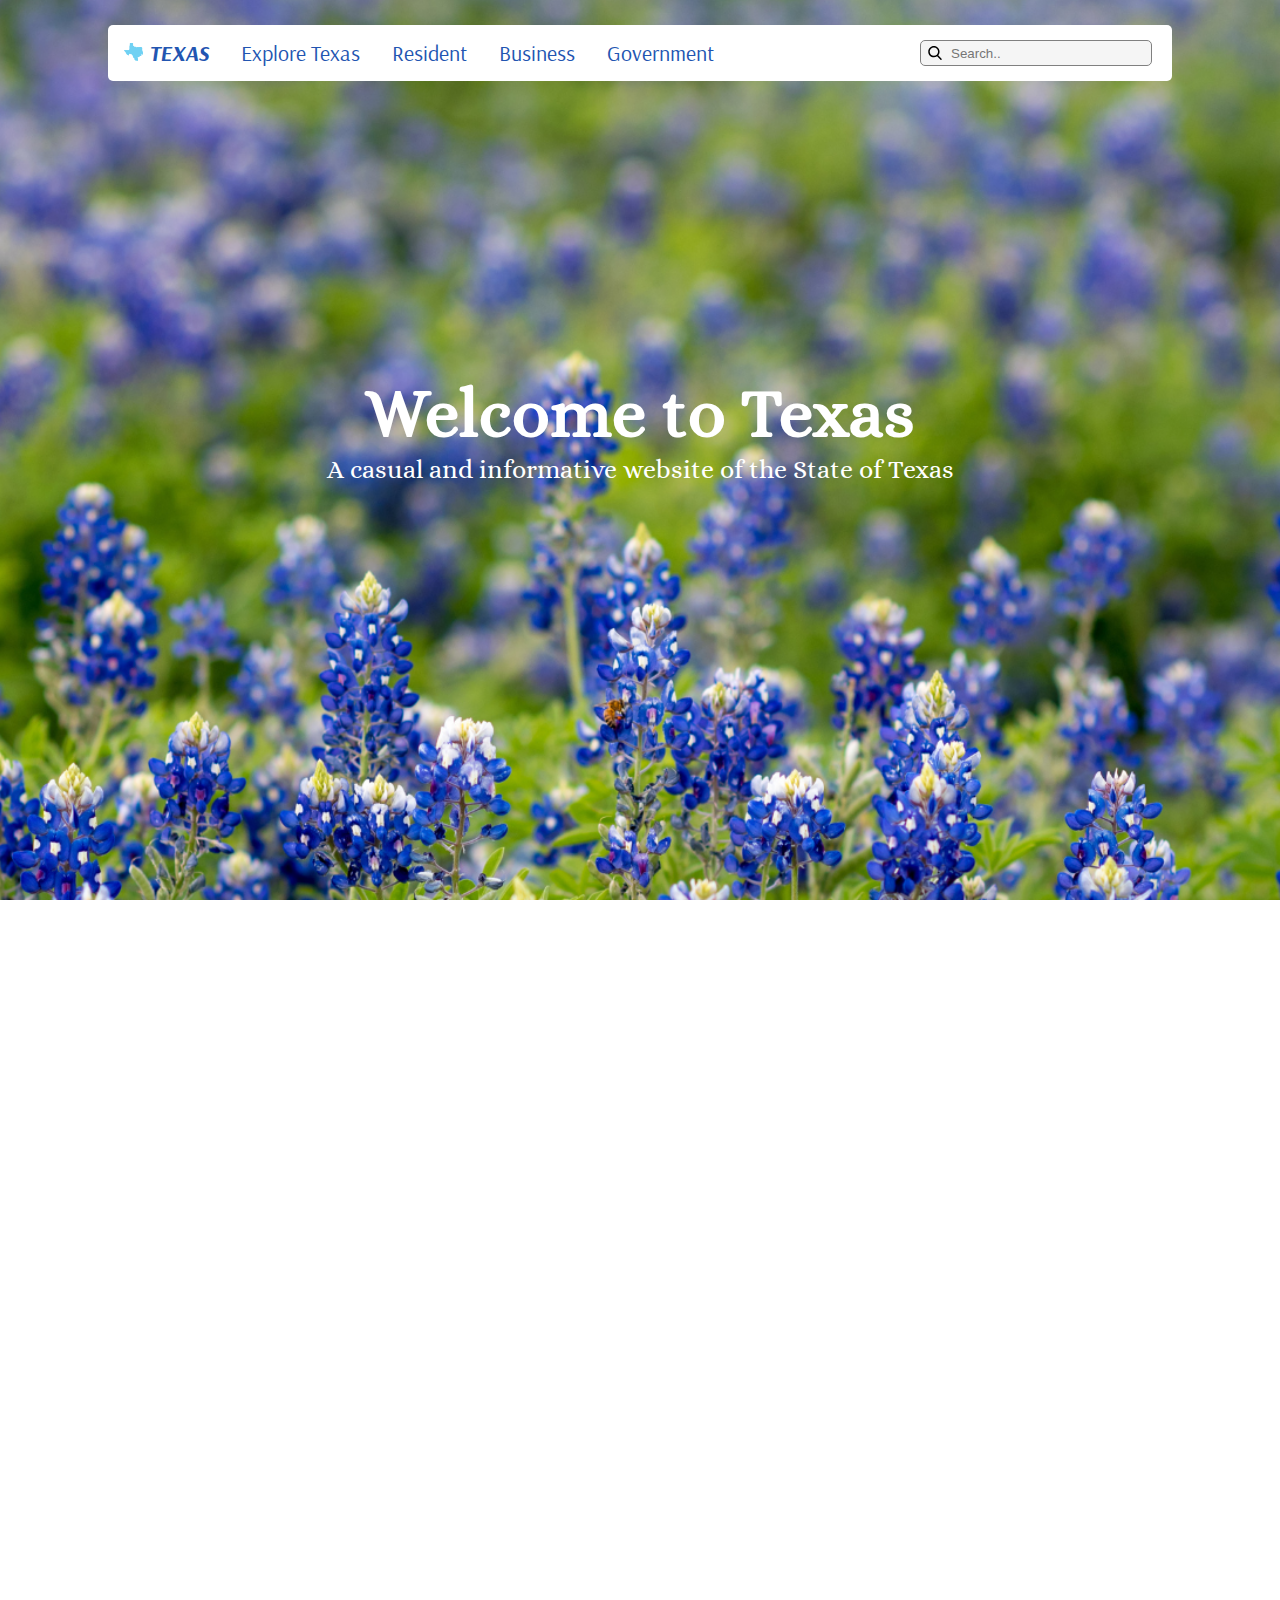
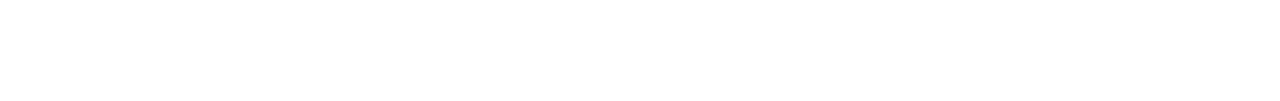
<file: index.html>
<!DOCTYPE html>
<html class="main-bg" lang="en">
<head>
    <meta charset="UTF-8">
    <meta name="viewport" content="width=device-width, initial-scale=1.0">
    <title>The Great State of Texas</title>
    <link rel="preconnect" href="https://fonts.googleapis.com">
    <link rel="preconnect" href="https://fonts.gstatic.com" crossorigin>
    <link rel="stylesheet" href="https://cdnjs.cloudflare.com/ajax/libs/font-awesome/4.7.0/css/font-awesome.min.css">
    <link href="https://fonts.googleapis.com/css2?family=Arsenal:ital,wght@0,400;0,700;1,400;1,700&display=swap" 
        rel="stylesheet">
    <link href="https://fonts.googleapis.com/css2?family=Alice&family=Arsenal:ital,wght@0,400;0,700;1,400;1,700&display=swap" 
        rel="stylesheet">
    <link rel="preconnect" href="https://fonts.googleapis.com">
    <link rel="preconnect" href="https://fonts.gstatic.com" crossorigin>
    <link href="./css/style.css" rel="stylesheet" />
</head>
<body>
    <!-- Navigation menu -->
    <nav class="nav-bar">
        <a href="#index" class="home"><img src="./assets/images/texas icon.png" height="18" alt="Texas icon"> TEXAS</a>
        <div id="myLinks">
            <div class="subnav">
                <a href="./pages/explore_texas.html">Explore Texas</a>
                <a href="./pages/resident.html">Resident</a>
                <a href="./pages/business.html">Business</a>
                <a href="./pages/government.html">Government</a>
            </div>
            <div class="subnav-search">
                <img class="search-icon" src="[data-uri]" />
                <input class="search" type="text" placeholder="Search.." >
                <img class="clear-icon" src="[data-uri]" />

            </div>
        </div>
    </nav>
    <div class="header">
        <header>Welcome to Texas</header>
        <p>A casual and informative website of the State of Texas</p>
    </div>
    <footer>
        <p class="copyright">© Mauro Castillo</p>
    </footer>
    <script src="/js/script.js"></script>
</body>
</html>
</file>
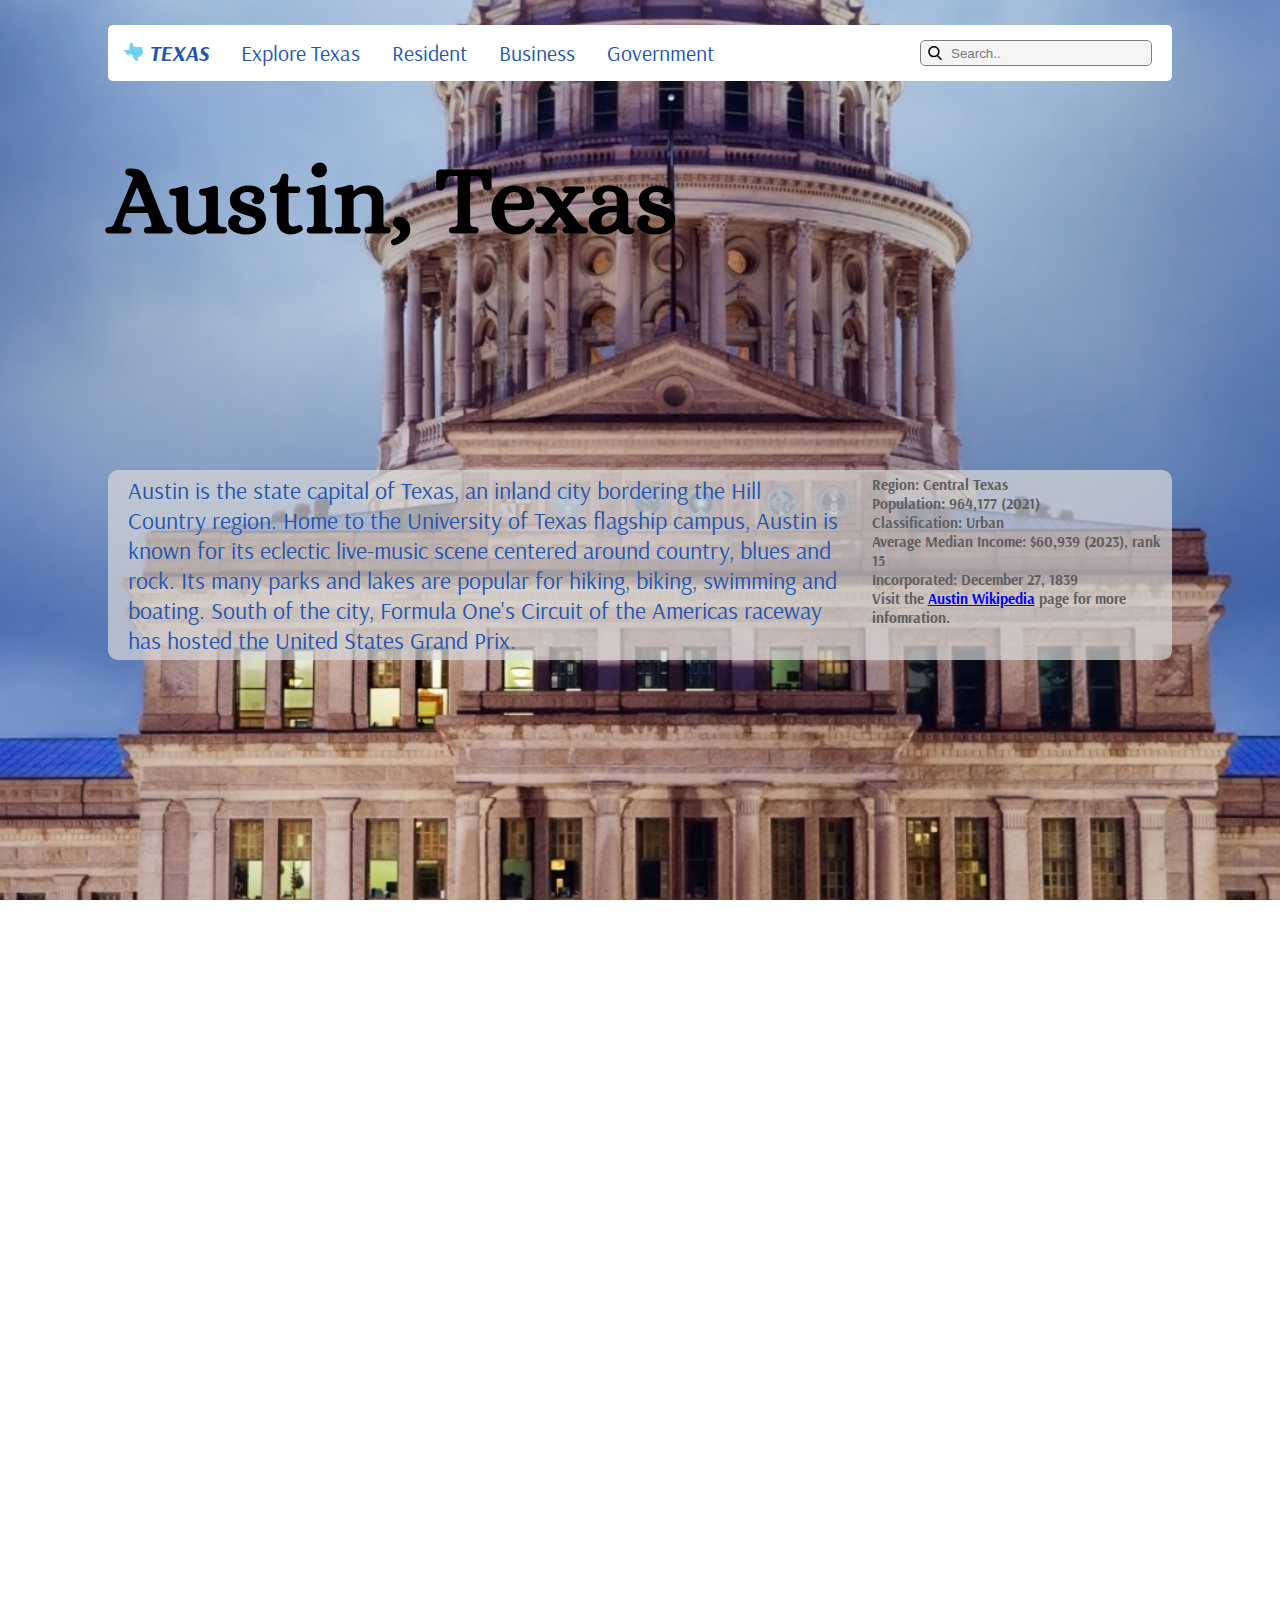
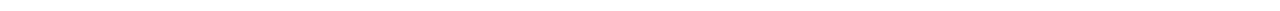
<file: pages/austin.html>
<!DOCTYPE html>
<html class="austin-bg" lang="en">
<head>
    <meta charset="UTF-8">
    <meta name="viewport" content="width=device-width, initial-scale=1.0">
    <title>Austin, Texas</title>
    <link rel="preconnect" href="https://fonts.googleapis.com">
    <link rel="preconnect" href="https://fonts.gstatic.com" crossorigin>
    <link rel="stylesheet" href="https://cdnjs.cloudflare.com/ajax/libs/font-awesome/4.7.0/css/font-awesome.min.css">
    <link href="https://fonts.googleapis.com/css2?family=Arsenal:ital,wght@0,400;0,700;1,400;1,700&display=swap" 
        rel="stylesheet">
    <link href="https://fonts.googleapis.com/css2?family=Alice&family=Arsenal:ital,wght@0,400;0,700;1,400;1,700&display=swap" 
        rel="stylesheet">
    <link rel="preconnect" href="https://fonts.googleapis.com">
    <link rel="preconnect" href="https://fonts.gstatic.com" crossorigin>
    <link href="../css/style.css" rel="stylesheet" />
</head>
<body>
    <!-- Navigation menu -->
    <nav class="nav-bar">
        <a href="../index.html" class="home"><img src="../assets/images/texas icon.png" height="18" alt="Texas icon"> TEXAS</a>
        <div id="myLinks">
            <div class="subnav">
                <a href="explore_texas.html">Explore Texas</a>
                <a href="resident.html">Resident</a>
                <a href="business.html">Business</a>
                <a href="government.html">Government</a>
            </div>
            <div class="subnav-search">
                <img class="search-icon" src="[data-uri]" alt="magnifying glass search icon"/>
                <input class="search" type="text" placeholder="Search.." >
                <img class="clear-icon" src="[data-uri]" alt="x icon"/>

            </div>
        </div>
    </nav>
    <div class="city-container">
        <div class="city_top-container">
            <header>
                <h1>
                    Austin, Texas
                </h1>
            </header>
        </div>
        <div class="city_bottom-container">
            <section>
                Austin is the state capital of Texas, an inland city bordering the Hill Country region. 
                Home to the University of Texas flagship campus, Austin is known for its eclectic live-music scene centered around country, blues and rock. 
                Its many parks and lakes are popular for hiking, biking, swimming and boating. 
                South of the city, Formula One's Circuit of the Americas raceway has hosted the United States Grand Prix.
            </section>
            <aside>
                <ul>
                    <li>Region: Central Texas</li>
                    <li>Population: 964,177 (2021)</li>
                    <li>Classification: Urban</li>
                    <li>Average Median Income: $60,939 (2023), rank 15</li>
                    <li>Incorporated: December 27, 1839</li>
                </ul>
                Visit the <a href="https://en.wikipedia.org/wiki/Austin,_Texas" target="_blank">Austin Wikipedia</a> page for more infomration.
            </aside>
        </div>
    </div>
    <footer>
        <p class="copyright">© Mauro Castillo</p>
    </footer>
    <script src="../js/script.js"></script>
</body>
</html>
</file>
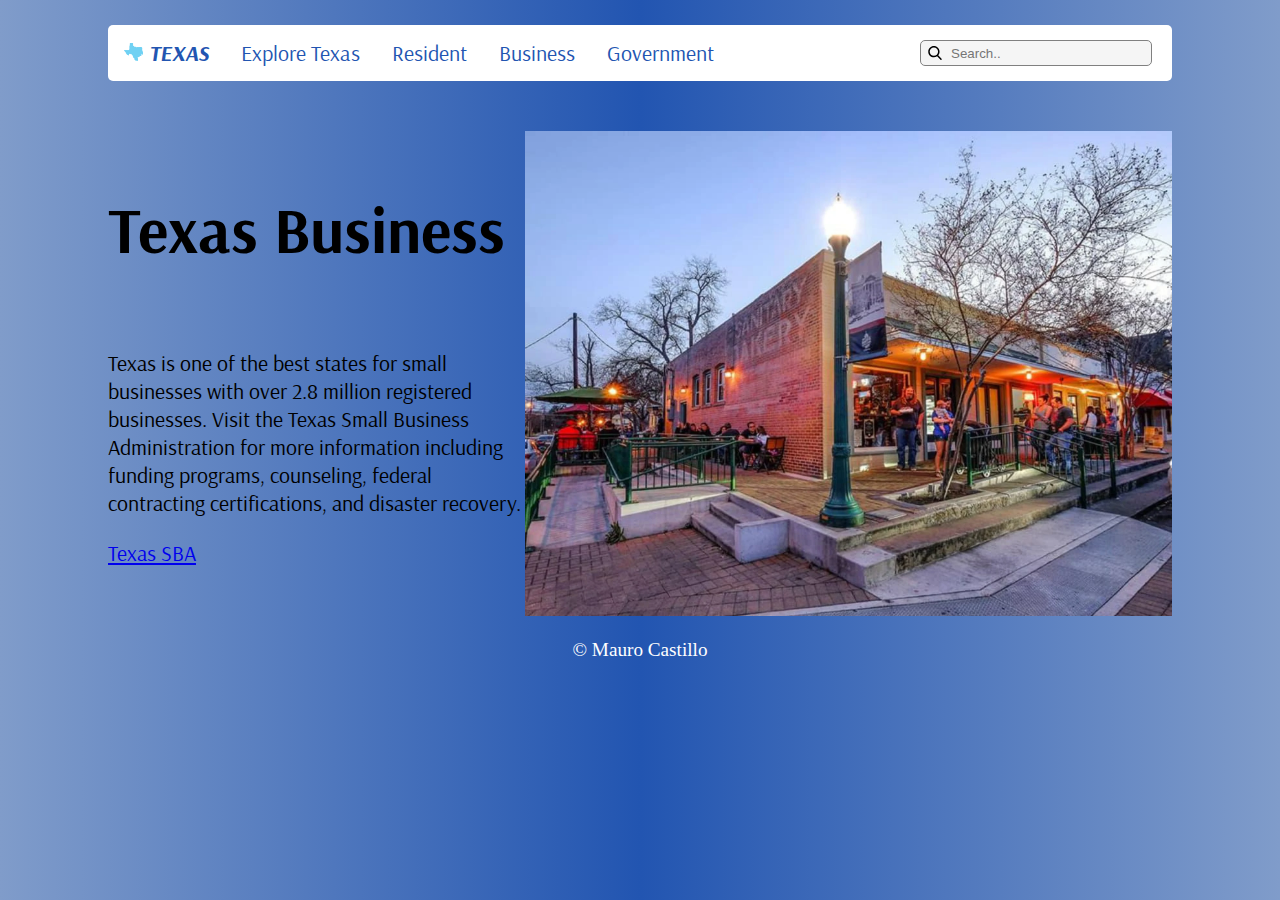
<file: pages/business.html>
<!DOCTYPE html>
<html lang="en">
<head>
    <meta charset="UTF-8">
    <meta name="viewport" content="width=device-width, initial-scale=1.0">
    <title>Business Page</title>
    <link rel="preconnect" href="https://fonts.googleapis.com">
    <link rel="preconnect" href="https://fonts.gstatic.com" crossorigin>
    <link rel="stylesheet" href="https://cdnjs.cloudflare.com/ajax/libs/font-awesome/4.7.0/css/font-awesome.min.css">
    <link href="https://fonts.googleapis.com/css2?family=Arsenal:ital,wght@0,400;0,700;1,400;1,700&display=swap" 
        rel="stylesheet">
    <link href="https://fonts.googleapis.com/css2?family=Alice&family=Arsenal:ital,wght@0,400;0,700;1,400;1,700&display=swap" 
        rel="stylesheet">
    <link rel="preconnect" href="https://fonts.googleapis.com">
    <link rel="preconnect" href="https://fonts.gstatic.com" crossorigin>
    <link href="../css/style.css" rel="stylesheet" />
</head>
<body class="body_top-page">
    <!-- Navigation menu -->
    <nav class="nav-bar">
        <a href="../index.html" class="home"><img src="../assets/images/texas icon.png" height="18"> TEXAS</a>
        <div id="myLinks">
            <div class="subnav">
                <a href="explore_texas.html">Explore Texas</a>
                <a href="resident.html">Resident</a>
                <a href="business.html">Business</a>    
                <a href="government.html">Government</a>
            </div>
            <div class="subnav-search">
                <img class="search-icon" src="[data-uri]" />
                <input class="search" type="text" placeholder="Search.." >
                <img class="clear-icon" src="[data-uri]" />

            </div>
        </div>
    </nav>
    <!-- Main details -->
    <div class="full-container">
        <div class="top-container">
            <header>
                <h1>Texas Business</h1>
            </header>
        </div>
        <div class="image">
            <img src="../assets/images/small_business.png" alt="Skyline view of Austin Texas" height="485"/>
        </div>
        <div class="bottom-container">
            <p>
                Texas is one of the best states for small businesses with over 2.8 million registered businesses. 
                Visit the Texas Small Business Administration for more information including funding programs, counseling,
                federal contracting certifications, and disaster recovery.
            </p>
            <p>
                <a href="https://www.sba.gov/district/dallas-fort-worth">Texas SBA</a>
            </p>
        </div>
    </div>
    <footer>
        <p class="copyright">© Mauro Castillo</p>
    </footer>
    <script src="../js/script.js"></script>
</body>
</html>
</file>
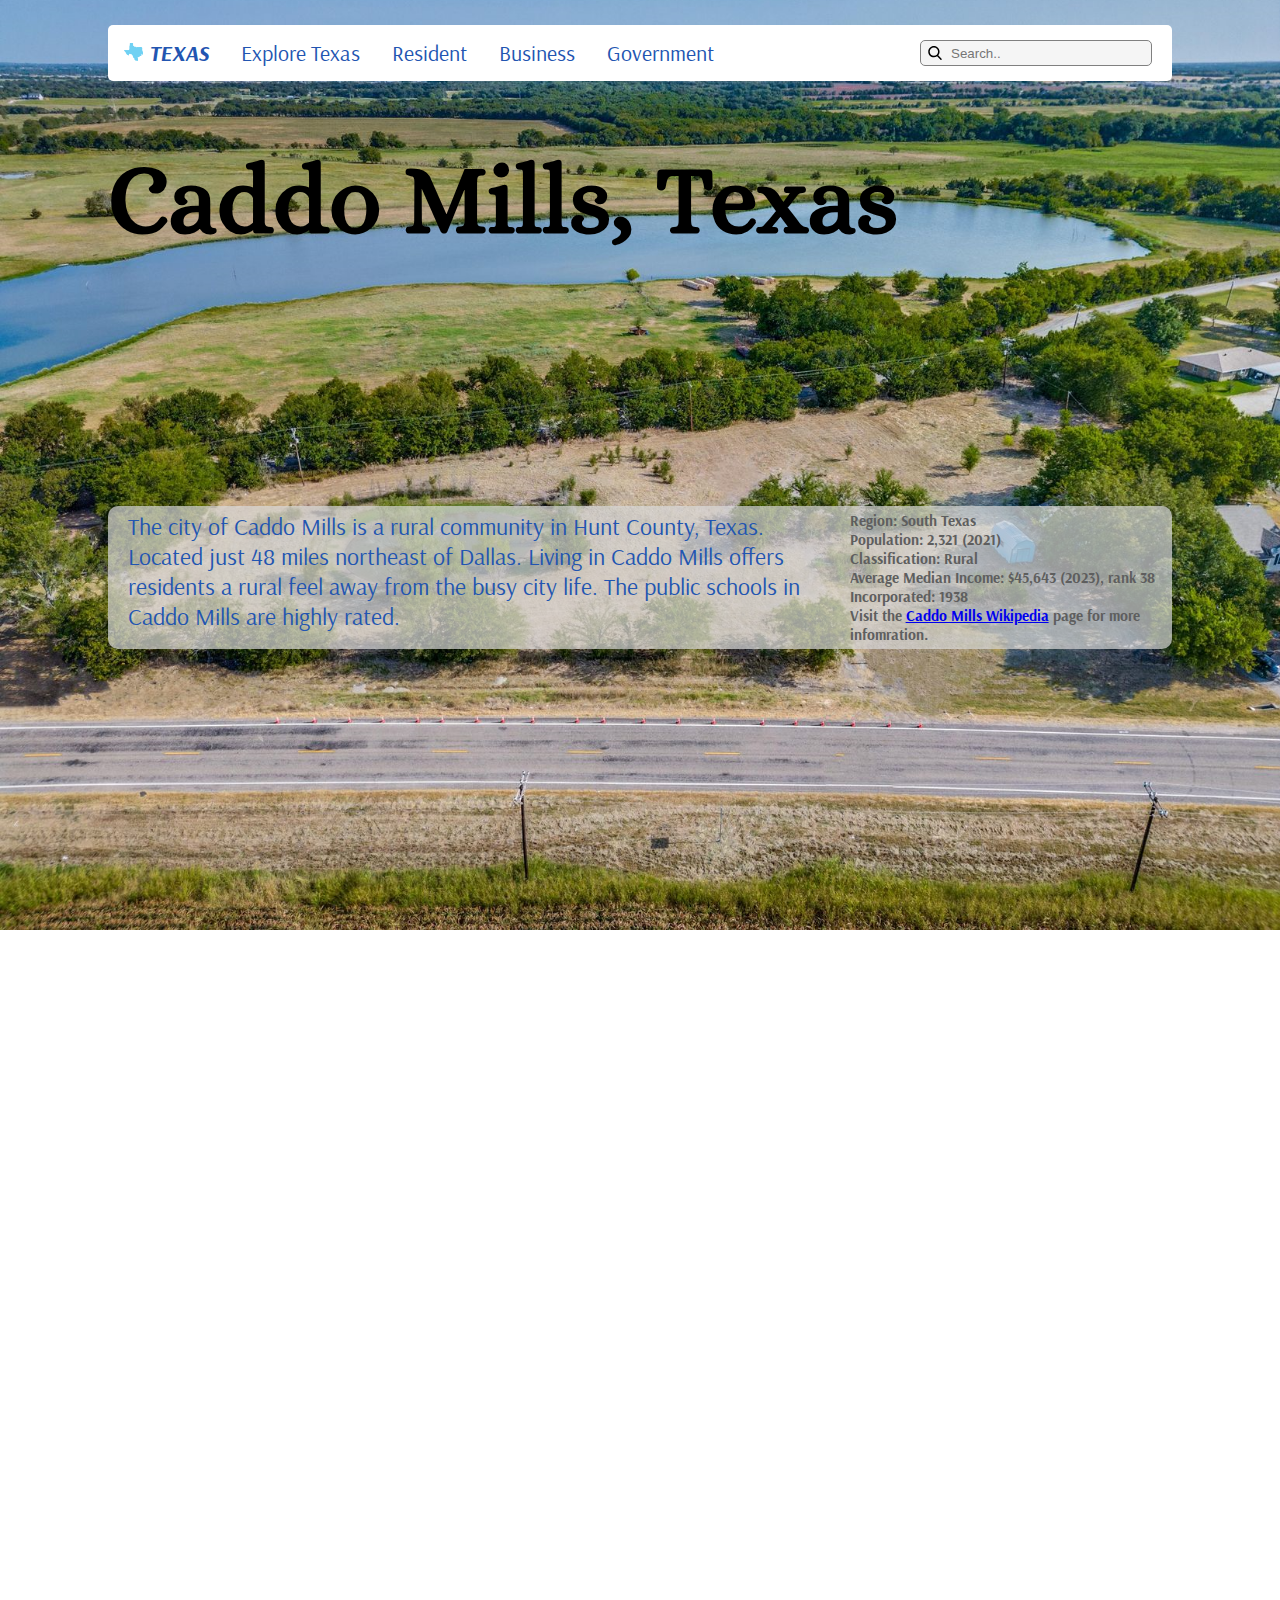
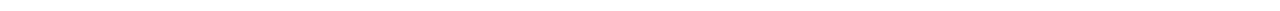
<file: pages/caddo_mills.html>
<!DOCTYPE html>
<html class="caddo_mills-bg" lang="en">
<head>
    <meta charset="UTF-8">
    <meta name="viewport" content="width=device-width, initial-scale=1.0">
    <title>Caddo Mills, Texas</title>
    <link rel="preconnect" href="https://fonts.googleapis.com">
    <link rel="preconnect" href="https://fonts.gstatic.com" crossorigin>
    <link rel="stylesheet" href="https://cdnjs.cloudflare.com/ajax/libs/font-awesome/4.7.0/css/font-awesome.min.css">
    <link href="https://fonts.googleapis.com/css2?family=Arsenal:ital,wght@0,400;0,700;1,400;1,700&display=swap" 
        rel="stylesheet">
    <link href="https://fonts.googleapis.com/css2?family=Alice&family=Arsenal:ital,wght@0,400;0,700;1,400;1,700&display=swap" 
        rel="stylesheet">
    <link rel="preconnect" href="https://fonts.googleapis.com">
    <link rel="preconnect" href="https://fonts.gstatic.com" crossorigin>
    <link href="../css/style.css" rel="stylesheet" />
</head>
<body>
    <!-- Navigation menu -->
    <nav class="nav-bar">
        <a href="../index.html" class="home"><img src="../assets/images/texas icon.png" height="18" alt="Texas icon"> TEXAS</a>
        <div id="myLinks">
            <div class="subnav">
                <a href="explore_texas.html">Explore Texas</a>
                <a href="resident.html">Resident</a>
                <a href="business.html">Business</a>
                <a href="government.html">Government</a>
            </div>
            <div class="subnav-search">
                <img class="search-icon" src="[data-uri]" />
                <input class="search" type="text" placeholder="Search.." >
                <img class="clear-icon" src="[data-uri]" />

            </div>
        </div>
    </nav>
    <div class="city-container">
        <div class="city_top-container">
            <header>
                <h1>
                    Caddo Mills, Texas
                </h1>
            </header>
        </div>
        <div class="city_bottom-container">
            <section>
                The city of Caddo Mills is a rural community in Hunt County, Texas. 
                Located just 48 miles northeast of Dallas.
                Living in Caddo Mills offers residents a rural feel away from the busy city life.
                The public schools in Caddo Mills are highly rated.
            </section>
            <aside>
                <ul>
                    <li>Region: South Texas</li>
                    <li>Population: 2,321 (2021)</li>
                    <li>Classification: Rural</li>
                    <li>Average Median Income: $45,643 (2023), rank 38</li>
                    <li>Incorporated: 1938</li>
                </ul>
                Visit the <a href="https://en.wikipedia.org/wiki/Caddo_Mills,_Texas" target="_blank">Caddo Mills Wikipedia</a> page for more infomration.
            </aside>
        </div>
    </div>
    <footer>
        <p class="copyright">© Mauro Castillo</p>
    </footer>
    <script src="../js/script.js"></script>
</body>
</html>
</file>
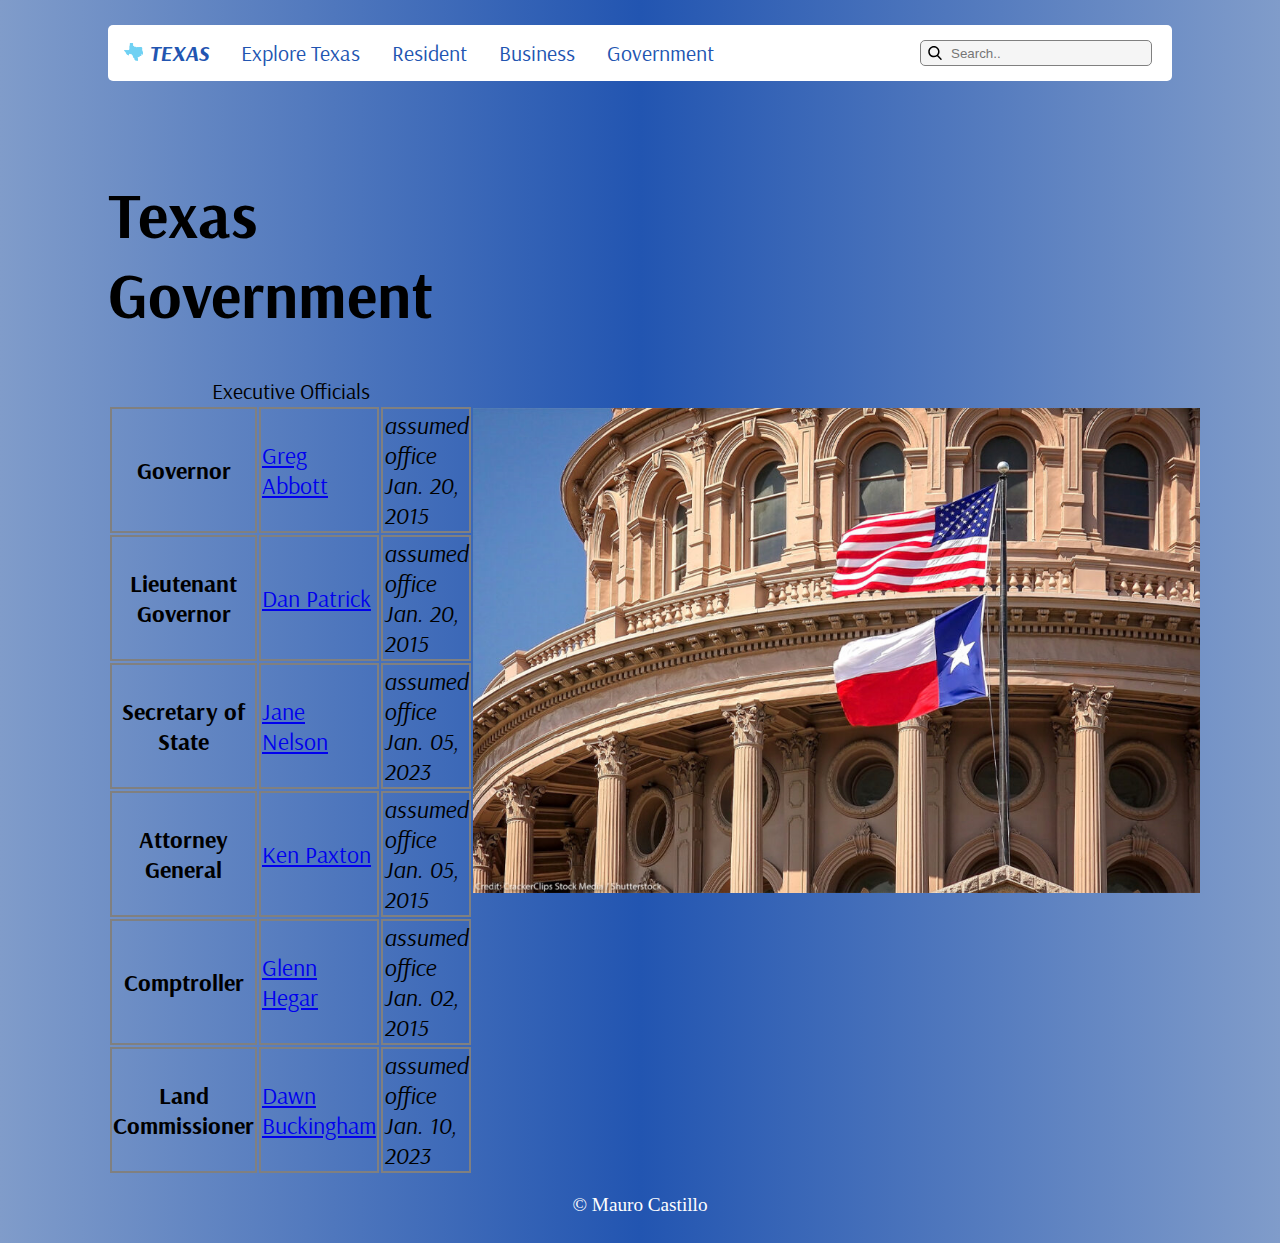
<file: pages/government.html>
<!DOCTYPE html>
<html lang="en">
<head>
    <meta charset="UTF-8">
    <meta name="viewport" content="width=device-width, initial-scale=1.0">
    <title>Government Page</title>
    <link rel="preconnect" href="https://fonts.googleapis.com">
    <link rel="preconnect" href="https://fonts.gstatic.com" crossorigin>
    <link rel="stylesheet" href="https://cdnjs.cloudflare.com/ajax/libs/font-awesome/4.7.0/css/font-awesome.min.css">
    <link href="https://fonts.googleapis.com/css2?family=Arsenal:ital,wght@0,400;0,700;1,400;1,700&display=swap" 
        rel="stylesheet">
    <link href="https://fonts.googleapis.com/css2?family=Alice&family=Arsenal:ital,wght@0,400;0,700;1,400;1,700&display=swap" 
        rel="stylesheet">
    <link rel="preconnect" href="https://fonts.googleapis.com">
    <link rel="preconnect" href="https://fonts.gstatic.com" crossorigin>
    <link href="../css/style.css" rel="stylesheet" />
</head>
<body class="body_top-page">
    <!-- Navigation menu -->
    <nav class="nav-bar">
        <a href="../index.html" class="home"><img src="../assets/images/texas icon.png" height="18"> TEXAS</a>
        <div id="myLinks">
            <div class="subnav">
                <a href="explore_texas.html">Explore Texas</a>
                <a href="resident.html">Resident</a>
                <a href="business.html">Business</a>    
                <a href="government.html">Government</a>
            </div>
            <div class="subnav-search">
                <img class="search-icon" src="[data-uri]" />
                <input class="search" type="text" placeholder="Search.." >
                <img class="clear-icon" src="[data-uri]" />

            </div>
        </div>
    </nav>
    <!-- Main details -->
    <div class="full-container">
        <div class="top-container">
            <header>
                <h1>Texas Government</h1>
            </header>
        </div>
        <div class="image">
            <img src="../assets/images/government_building.png" alt="Texas Capitol building with the US and Texas flags waving in the air" height="485"/>
        </div>
        <div class="bottom-container">
            <table>
                <caption>Executive Officials</caption>
                <tr>
                    <th>Governor</th>
                    <td><a href="https://en.wikipedia.org/wiki/Greg_Abbott">Greg Abbott</a></td>
                    <td><em>assumed office Jan. 20, 2015</em></td>
                </tr> 
                <tr>
                    <th>Lieutenant Governor</th>
                    <td><a href="https://en.wikipedia.org/wiki/Dan_Patrick_(politician)">Dan Patrick</a></td>
                    <td><em>assumed office Jan. 20, 2015</em></td>
                </tr>
                <tr>
                    <th>Secretary of State</th>
                    <td><a href="https://en.wikipedia.org/wiki/Jane_Nelson">Jane Nelson</a></td>
                    <td><em>assumed office Jan. 05, 2023</em></td>
                </tr>
                <tr>
                    <th>Attorney General</th>
                    <td><a href="https://en.wikipedia.org/wiki/Ken_Paxton">Ken Paxton</a></td>
                    <td><em>assumed office Jan. 05, 2015</em></td>
                </tr>
                <tr>
                    <th>Comptroller</th>
                    <td><a href="https://en.wikipedia.org/wiki/Glenn_Hegar">Glenn Hegar</a></td>
                    <td><em>assumed office Jan. 02, 2015</em></td>
                </tr>
                <tr>
                    <th>Land Commissioner</th>
                    <td><a href="https://en.wikipedia.org/wiki/Dawn_Buckingham">Dawn Buckingham</a></td>
                    <td><em>assumed office Jan. 10, 2023</em></td>
                </tr>
            </table>
        </div>
    </div>
    <footer>
        <p class="copyright">© Mauro Castillo</p>
    </footer>
    <script src="../js/script.js"></script>
</body>
</html>
</file>
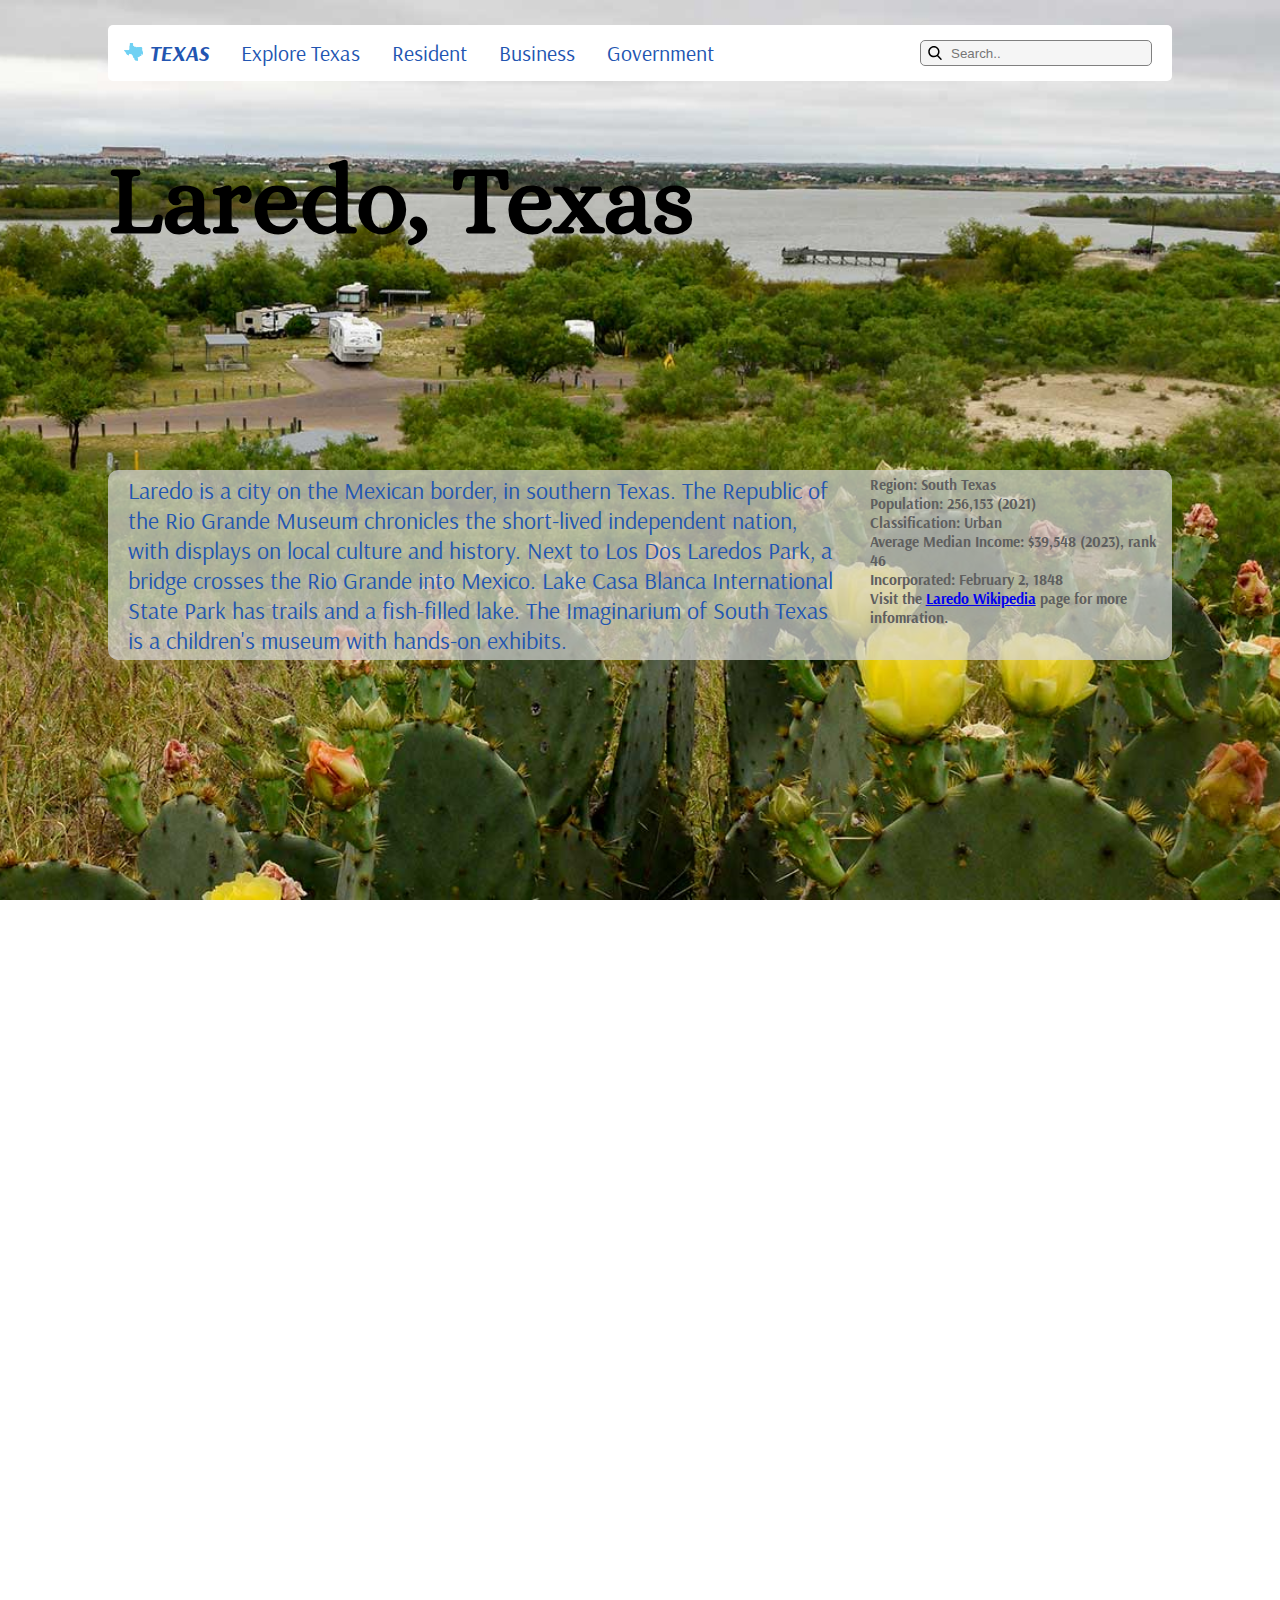
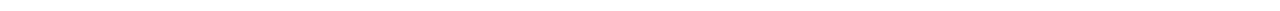
<file: pages/laredo.html>
<!DOCTYPE html>
<html class="laredo-bg" lang="en">
<head>
    <meta charset="UTF-8">
    <meta name="viewport" content="width=device-width, initial-scale=1.0">
    <title>Laredo, Texas</title>
    <link rel="preconnect" href="https://fonts.googleapis.com">
    <link rel="preconnect" href="https://fonts.gstatic.com" crossorigin>
    <link rel="stylesheet" href="https://cdnjs.cloudflare.com/ajax/libs/font-awesome/4.7.0/css/font-awesome.min.css">
    <link href="https://fonts.googleapis.com/css2?family=Arsenal:ital,wght@0,400;0,700;1,400;1,700&display=swap" 
        rel="stylesheet">
    <link href="https://fonts.googleapis.com/css2?family=Alice&family=Arsenal:ital,wght@0,400;0,700;1,400;1,700&display=swap" 
        rel="stylesheet">
    <link rel="preconnect" href="https://fonts.googleapis.com">
    <link rel="preconnect" href="https://fonts.gstatic.com" crossorigin>
    <link href="../css/style.css" rel="stylesheet" />
</head>
<body>
    <!-- Navigation menu -->
    <nav class="nav-bar">
        <a href="../index.html" class="home"><img src="../assets/images/texas icon.png" height="18" alt="Texas icon"> TEXAS</a>
        <div id="myLinks">
            <div class="subnav">
                <a href="explore_texas.html">Explore Texas</a>
                <a href="resident.html">Resident</a>
                <a href="business.html">Business</a>
                <a href="government.html">Government</a>
            </div>
            <div class="subnav-search">
                <img class="search-icon" src="[data-uri]" />
                <input class="search" type="text" placeholder="Search.." >
                <img class="clear-icon" src="[data-uri]" />

            </div>
        </div>
    </nav>
    <div class="city-container">
        <div class="city_top-container">
            <header>
                <h1>
                    Laredo, Texas
                </h1>
            </header>
        </div>
        <div class="city_bottom-container">
            <section>
                Laredo is a city on the Mexican border, in southern Texas. 
                The Republic of the Rio Grande Museum chronicles the short-lived independent nation, with displays on local culture and history. 
                Next to Los Dos Laredos Park, a bridge crosses the Rio Grande into Mexico. 
                Lake Casa Blanca International State Park has trails and a fish-filled lake. 
                The Imaginarium of South Texas is a children's museum with hands-on exhibits.
            </section>
            <aside>
                <ul>
                    <li>Region: South Texas</li>
                    <li>Population: 256,153 (2021)</li>
                    <li>Classification: Urban</li>
                    <li>Average Median Income: $39,548 (2023), rank 46</li>
                    <li>Incorporated: February 2, 1848</li>
                </ul>
                Visit the <a href="https://en.wikipedia.org/wiki/Laredo,_Texas" target="_blank">Laredo Wikipedia</a> page for more infomration.
            </aside>
        </div>
    </div>
    <footer>
        <p class="copyright">© Mauro Castillo</p>
    </footer>
    <script src="../js/script.js"></script>
</body>
</html>
</file>
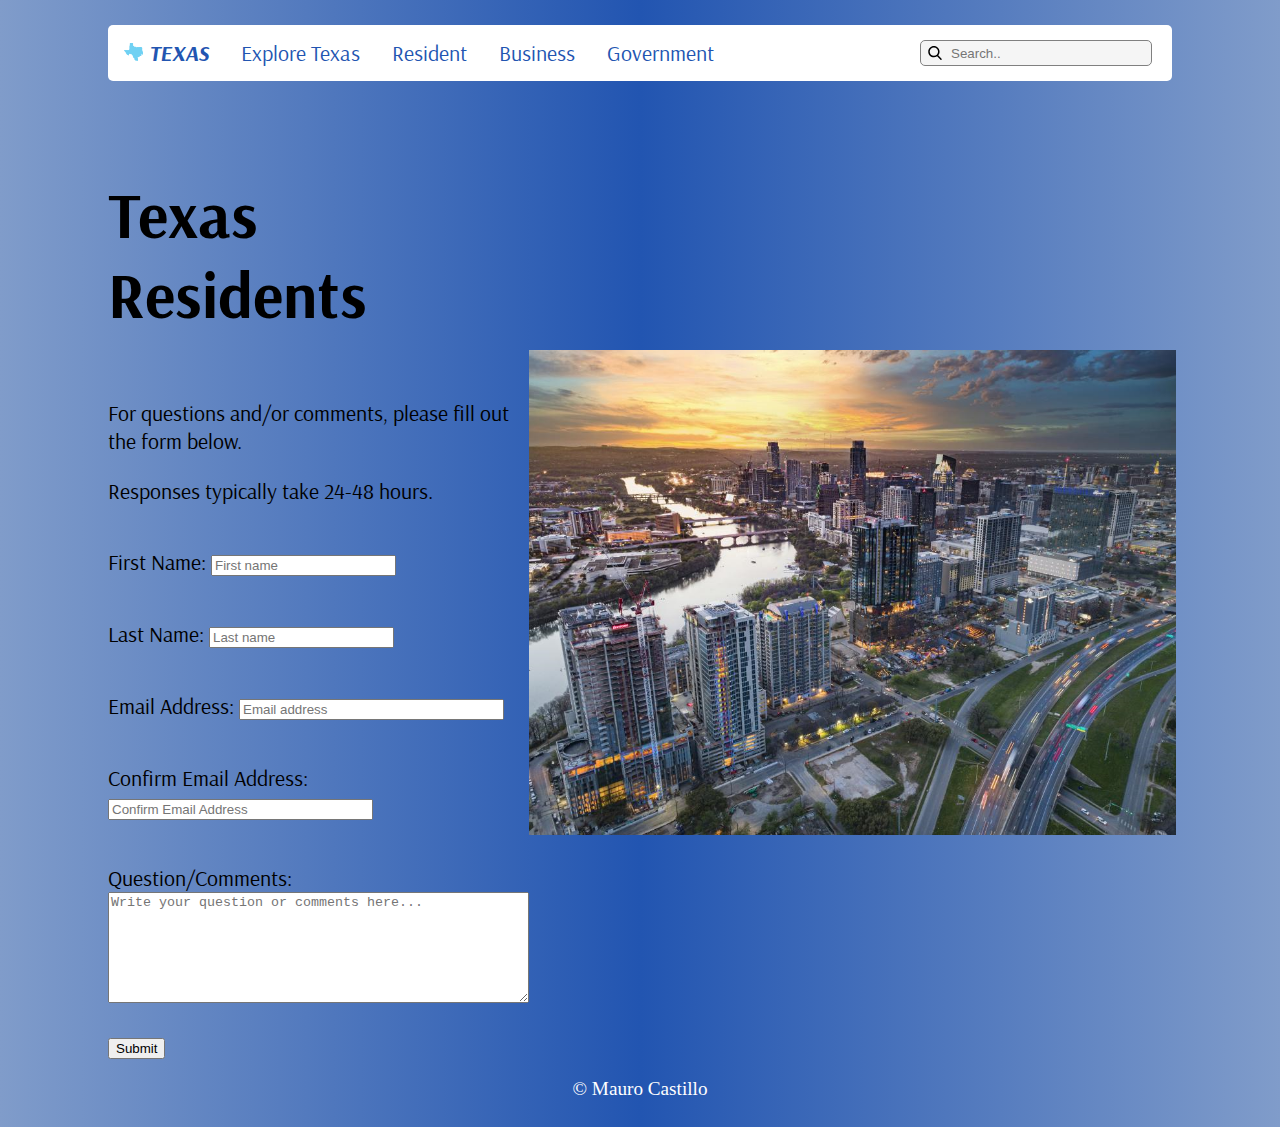
<file: pages/resident.html>
<!DOCTYPE html>
<html lang="en">
<head>
    <meta charset="UTF-8">
    <meta name="viewport" content="width=device-width, initial-scale=1.0">
    <title>Resident Page</title>
    <link rel="preconnect" href="https://fonts.googleapis.com">
    <link rel="preconnect" href="https://fonts.gstatic.com" crossorigin>
    <link rel="stylesheet" href="https://cdnjs.cloudflare.com/ajax/libs/font-awesome/4.7.0/css/font-awesome.min.css">
    <link href="https://fonts.googleapis.com/css2?family=Arsenal:ital,wght@0,400;0,700;1,400;1,700&display=swap" 
        rel="stylesheet">
    <link href="https://fonts.googleapis.com/css2?family=Alice&family=Arsenal:ital,wght@0,400;0,700;1,400;1,700&display=swap" 
        rel="stylesheet">
    <link rel="preconnect" href="https://fonts.googleapis.com">
    <link rel="preconnect" href="https://fonts.gstatic.com" crossorigin>
    <link href="../css/style.css" rel="stylesheet" />
</head>
<body class="body_top-page">
    <!-- Navigation menu -->
    <nav class="nav-bar">
        <a href="../index.html" class="home"><img src="../assets/images/texas icon.png" height="18"> TEXAS</a>
        <div id="myLinks">
            <div class="subnav">
                <a href="explore_texas.html">Explore Texas</a>
                <a href="resident.html">Resident</a>
                <a href="business.html">Business</a>    
                <a href="government.html">Government</a>
            </div>
            <div class="subnav-search">
                <img class="search-icon" src="[data-uri]" />
                <input class="search" type="text" placeholder="Search.." >
                <img class="clear-icon" src="[data-uri]" />

            </div>
        </div>
    </nav>
    <!-- Main details -->
    <div class="full-container">
        <div class="top-container">
            <header>
                <h1>Texas Residents</h1>
            </header>
        </div>
        <div class="image">
            <img src="../assets/images/skyline.png" alt="Skyline view of Austin Texas" height="485"/>
        </div>
        <div class="bottom-container">
            <p>For questions and/or comments, please fill out the form below.</p>
            <p>Responses typically take 24-48 hours.</p>
            <form>
                <div class="pair">
                    <p>
                        <label for="first">First Name: </label>
                        <input type="text" name="first" id="first" placeholder="First name" required>
                    </p>
                </div>
                <div class="pair">
                    <p>
                        <label for="last">Last Name: </label>
                        <input type="text" name="last" id="last" placeholder="Last name">
                    </p>
                </div>
                <div class="pair">
                    <p>
                        <label for="email1">Email Address: </label>
                        <input type="email1" name="email1" id="email1" placeholder="Email address" size="30" required>
                    </p>
                </div>
                <div class="pair">
                    <p>
                        <label for="email2">Confirm Email Address: </label>
                        <input type="email" name="email2" id="email2" placeholder="Confirm Email Address" size="30" required>
                    </p>
                </div>
                <div class="pair">
                    <p>
                        <label for="comments">Question/Comments: </label>
                        <textarea name="comments" id="comments" placeholder="Write your question or comments here..." rows="7" cols="50"></textarea>
                    </p>
                </div>
                <div class="submit-btn">
                    <input type="submit" value="Submit" />
                </div>
            </form>
        </div>
    </div>
    <footer>
        <p class="copyright">© Mauro Castillo</p>
    </footer>
    <script src="../js/script.js"></script>
</body>
</html>
</file>
<file: css/style.css>
/* Style background image */
.main-bg {
  background: url('../assets/images/bluebonnet_field.png') no-repeat center center fixed;
  background-size: cover;
  height: 100%;
}

.austin-bg {
  background: url('../assets/images/austin_capitol.png') no-repeat center center fixed;
  background-size: cover;
  height: 100%;
}

.caddo_mills-bg {
  background: url('../assets/images/caddo_mills.png') no-repeat center center fixed;
  background-size: cover;
  height: 100%;
}

.laredo-bg {
  background: url('../assets/images/laredo.png') no-repeat center center fixed;
  background-size: cover;
  height: 100%;
}

/* Set body to 100% of window */
body {
  height: 100%;
}

/* Navigation menu */
.nav-bar {
  display: block;
  overflow: hidden;
  background-color: #FFFFFF;
  border-radius: 5px;
  margin: 25px 100px 0px 100px;
}

  /* Navigation links */
.nav-bar a {
  float: left;
  font-size: 22px;
  color: #2255B1;
  text-align: center;
  padding: 14px 16px;
  text-decoration: none;
  font-family: Arsenal;
  }

/* Home button */
.home {
  font-weight: bold;
  font-style: italic;
}

/* Flex container for links and search bar */
/* ID selector */
#myLinks {
  display: flex;
  justify-content: space-between;
  font-size: 23px;
}

/* Subnav button */
.subnav .subnavbtn {
  font-size: 20px;
  border: none;
  outline: none;
  color: #2255B1;
  padding: 14px 16px;
  background-color: inherit;
  font-family: Arsenal;
  margin: 0;
  }
  
/* Add background color to navigation links on hover */
.nav-bar a:hover, .subnav:hover .subnavbtn {
  background-color: #d9d9d9;
  }

/* Search bar container*/
.subnav-search {
  position: relative;
  display: inline-flex;
  min-width: 100px;
  margin-top: 15px;
  padding: 0 20px 0 20px;
}

/* Style the search icon */
.search-icon {
  position: absolute;
  top: 6px;
  left: 8px;
  width: 14px;
  padding-left: 20px;
}

/* Style the clear icon */
.clear-icon {
  position: absolute;
  top: 8px;
  right: 8px;
  width: 10px;
  cursor: pointer;
  visibility: hidden;
}

/* Style the search bar */
.search {
  border: 1px solid grey;
  border-radius: 5px;
  height: 20px;
  width: 100%;
  padding: 2px 23px 2px 30px;
  outline: 0;
  background-color: #f5f5f5;
}

/* Style search bar while hover */
.search:hover, .search:focus {
  border: 1.5px solid #009688;
  background-color: white;
}

/* Style header container*/
.header {
  display: flex;
  flex-direction: column;
  align-items: center;
  justify-content: center;
  font-family: Alice, serif;
  font-style: normal;
  color: #FFFFFF;
  height: 80%;
}

.header header {
  font-size: 4.3rem;
  font-weight: bold;
  margin-bottom: 0;
}

.header p {
  font-size: 1.62rem;
  margin-top: .125rem;
}

/* Style footer with copyright info */
footer {
  display: flex;
  color: #FFFFFF;
  height: 100%;
  justify-content: center;
  align-items: flex-end;
  font-size: 1.2rem;
}

/* Set background color for all Top Links */
.body_top-page {
  background-image: linear-gradient(to right, #809cca, #2255b1, #809cca);
}

/* Top Links main details in a grid and style */
.full-container {
  display: grid;
  grid-template-columns: auto auto;
  align-items: center;
  padding-top: 50px;
  padding-left: 100px;
  height: 100%;
  margin-right: 100px;
}

.top-container {
  font-family: Arsenal;
}

.top-container h1 {
  font-size: 4rem;
}

.top-container p {
  font-size: 1.37rem;
}

.top-container table,th,td {
  border: 2px solid gray;
  font-family: Arsenal;
  font-size: 1.5rem;
  height: 20%;
  margin-top: 50px;
  justify-self: center;
}

.full-container .image {
  grid-area: 1 / 2 / 3 / 2;
  justify-content: space-around;
}

.bottom-container {
  font-family: Arsenal;
  font-size: 1.37rem;
  align-self: self-start;
}

.bottom-container .pair {
  display: flex;
}

/* Remove bullet points from lists */
ul {
  list-style-type: none;
  margin: 0;
  padding: 0;
}

/* City pages main details in a grid and style */
.city-container {
  display: grid;
  height: 70%;
}

.city_top-container {
  font-family: Alice;
  font-size: 3rem;
  margin-left: 100px;

}

.city_bottom-container {
  display: flex;
  background-color: rgba(217, 217, 217, .7);
  border-radius: 10px;
  align-self: center;
  margin-left: 100px;
  margin-right: 100px;
}

.city_bottom-container section {
  font-family: Arsenal;
  color: #2255B1;
  font-size: 1.5rem;
  width: 75%;
  padding: 5px 30px 5px 20px;
}

.city_bottom-container aside {
  font-family: Arsenal;
  color: #5E5E5E;
  font-size: .94rem;
  font-weight: bold;
  padding-top: 5px;
  padding-bottom: 5px;
}
</file>
